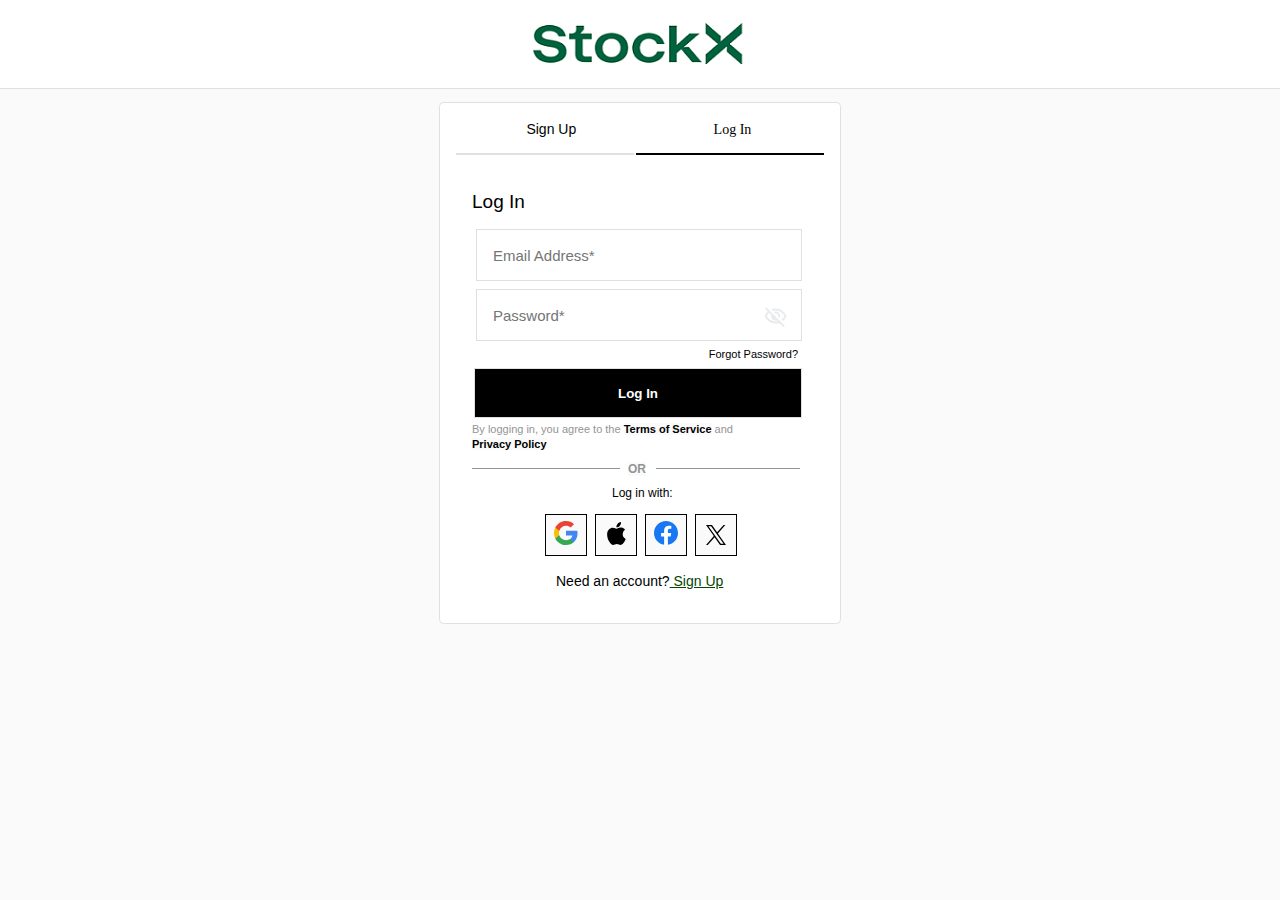
<file: index.html>
<!DOCTYPE html>
<html lang="en">

<head>
  <meta charset="UTF-8">
  <meta name="viewport" content="width=device-width, initial-scale=1.0">
  <link rel="stylesheet" href="style.css">
  <link rel="icon" href="slikce/ikona.ico">
  <script src="skripta.js" defer></script>
  <title>Log in to StockX</title>
</head>

<body>
  <div class="najvecji">
    <div class="glava">
      <img src="slikce/naslov.png" alt="logo" id="slika">
    </div>
    <div class="ozadje">
      <div class="podGlavo">
        <div class="obrazec">

          <div class="signupInLogin">
            <div class="signup">
              <button class="button" onclick="window.location.href='second.html'">Sign Up</button>
              </button>
            </div>

            <div class="login active">
              <button class="button2" onclick="window.location.href='index.html'">Log In</button>

              </button>

            </div>
          </div>
          <div class="podgumbi">
            <h1>Log In</h1>
            <div class="loginFildi">
              <form id="forma">
                <input type="email" id="email" name="email" placeholder="Email Address*">
              </form>
              <div class="geslo">
                <form id="forma">
                  <input type="password" id="password" name="password" placeholder="Password*">
                  <img id="password-toggle" class="on" alt="">
                </form>
              </div>
              <div class="pozabljenoGeslo">
                <a href="url" class="pozabigeslo">Forgot Password?</a>
              </div>
              <div class="gumbek">
                <input type="submit" id="submit" value="Log In">
              </div>
              <div class="tekst">
                <p class="napisano">By logging in, you agree to the <span>Terms of Service</span> and <br>
                  <span>Privacy Policy</span>
                </p>

              </div>
              <div class="podtekst">
                <span id="or">OR</span>
                <div id="levi"></div>
                <div id="desni"></div>
                <p id="vpodtekst">Log in with:</p>
              </div>
              <div class="ikonce">
                <div class="ikonca">
                  <span class="slikca"><svg width="30" height="30" viewBox="0 0 25 24" fill="none">
                      <path fill-rule="evenodd" clip-rule="evenodd"
                        d="M22.1 12.2272C22.1 11.5182 22.0364 10.8363 21.9182 10.1818H12.5V14.05H17.8818C17.65 15.3 16.9455 16.3591 15.8864 17.0682V19.5772H19.1182C21.0091 17.8363 22.1 15.2727 22.1 12.2272Z"
                        fill="#4285F4"></path>
                      <path fill-rule="evenodd" clip-rule="evenodd"
                        d="M12.4998 21.9999C15.1998 21.9999 17.4635 21.1045 19.118 19.5772L15.8862 17.0681C14.9907 17.6681 13.8453 18.0227 12.4998 18.0227C9.89529 18.0227 7.69075 16.2636 6.90439 13.8999H3.56348V16.4908C5.20893 19.759 8.59075 21.9999 12.4998 21.9999Z"
                        fill="#34A853"></path>
                      <path fill-rule="evenodd" clip-rule="evenodd"
                        d="M6.90455 13.9C6.70455 13.3 6.59091 12.6591 6.59091 12C6.59091 11.3409 6.70455 10.7 6.90455 10.1V7.50909H3.56364C2.88636 8.85909 2.5 10.3864 2.5 12C2.5 13.6136 2.88636 15.1409 3.56364 16.4909L6.90455 13.9Z"
                        fill="#FBBC05"></path>
                      <path fill-rule="evenodd" clip-rule="evenodd"
                        d="M12.4998 5.97727C13.968 5.97727 15.2862 6.48182 16.3226 7.47273L19.1907 4.60455C17.4589 2.99091 15.1953 2 12.4998 2C8.59075 2 5.20893 4.24091 3.56348 7.50909L6.90439 10.1C7.69075 7.73636 9.89529 5.97727 12.4998 5.97727Z"
                        fill="#EA4335"></path>
                    </svg></span>
                </div>
                <div class="ikonca">
                  <span class="slikca"><svg width="25" height="25" viewBox="0 0 24 24" fill="none">
                      <path
                        d="M15.195 4.513C15.873 3.69 16.351 2.567 16.351 1.433C16.351 1.278 16.341 1.123 16.318 1C15.206 1.044 13.872 1.734 13.083 2.668C12.449 3.379 11.871 4.513 11.871 5.647C11.871 5.825 11.905 5.991 11.916 6.047C11.982 6.058 12.094 6.08 12.216 6.08C13.206 6.08 14.45 5.413 15.195 4.513ZM15.973 6.313C14.317 6.313 12.961 7.325 12.093 7.325C11.171 7.325 9.97 6.38 8.525 6.38C5.779 6.38 3 8.648 3 12.918C3 15.586 4.023 18.398 5.301 20.211C6.391 21.744 7.347 23 8.725 23C10.081 23 10.682 22.1 12.371 22.1C14.083 22.1 14.472 22.978 15.973 22.978C17.463 22.978 18.453 21.61 19.397 20.265C20.442 18.72 20.887 17.219 20.897 17.142C20.809 17.119 17.963 15.952 17.963 12.695C17.963 9.871 20.198 8.604 20.331 8.504C18.852 6.381 16.596 6.314 15.973 6.314V6.313Z"
                        fill="black"></path>
                    </svg></span>
                </div>
                <div class="ikonca">
                  <span class="slikca"><svg width="30" height="30" viewBox="0 0 25 24" fill="none">
                      <circle cx="12.5" cy="12" r="10" fill="white"></circle>
                      <path
                        d="M22.5 12C22.5 6.477 18.023 2 12.5 2C6.977 2 2.5 6.477 2.5 12C2.5 16.991 6.157 21.128 10.938 21.878V14.891H8.398V12H10.938V9.797C10.938 7.291 12.43 5.907 14.715 5.907C15.808 5.907 16.953 6.102 16.953 6.102V8.562H15.693C14.45 8.562 14.063 9.333 14.063 10.125V12H16.836L16.393 14.89H14.063V21.878C18.843 21.128 22.5 16.991 22.5 12Z"
                        fill="#1877F2"></path>
                    </svg></span>
                </div>
                <div class="ikonca">
                  <svg class="slikca" width="20" height="20" viewBox="0 0 300 300.251" version="1.1">
                    <path
                      d="M178.57 127.15 290.27 0h-26.46l-97.03 110.38L89.34 0H0l117.13 166.93L0 300.25h26.46l102.4-116.59 81.8 116.59h89.34M36.01 19.54H76.66l187.13 262.13h-40.66" />
                  </svg>

                </div>
              </div>



            </div>
            <div class="tla">
              <p id="spodnja">Need an account?<a id="spodnjalink"> Sign Up</a></p>
            </div>
          </div>





        </div>
      </div>
    </div>
  </div>
</body>

</html>
</file>
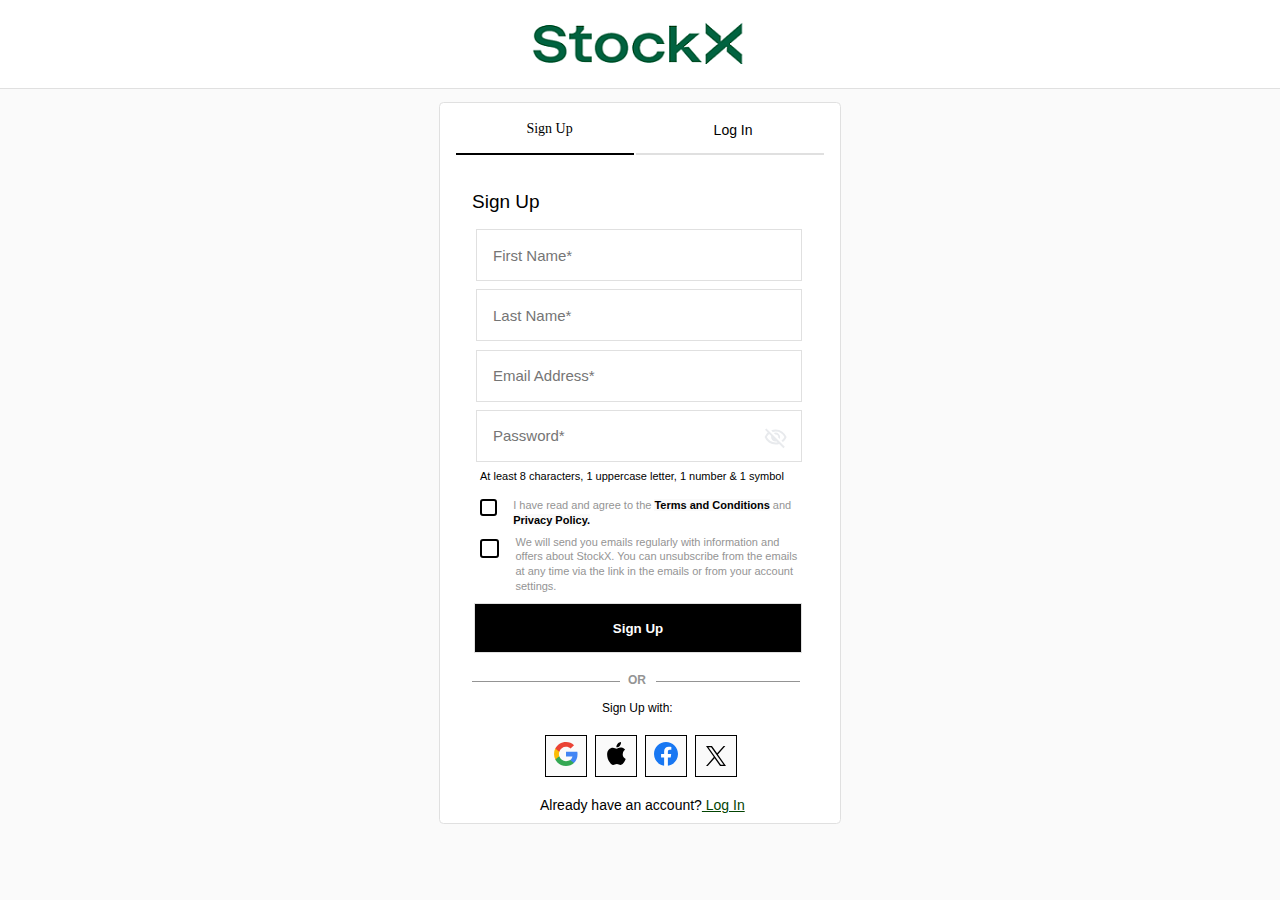
<file: second.html>
<!DOCTYPE html>
<html lang="en">

<head>
  <meta charset="UTF-8">
  <meta name="viewport" content="width=device-width, initial-scale=1.0">
  <link rel="stylesheet" href="drugi.css">
  <link rel="icon" href="slikce/ikona.ico">
  <script src="skripta.js" defer></script>
  <title>Sign up for StockX</title>
</head>

<body>
  <div class="najvecji">
    <div class="glava">
      <img src="slikce/naslov.png" alt="logo" id="slika">
    </div>
    <div class="ozadje">
      <div class="podGlavo">
        <div class="obrazec">

          <div class="signupInLogin">
            <div class="signup active">
              <button class="button2" onclick="window.location.href='second.html'">Sign Up</button>
              </button>
            </div>

            <div class="login">
              <button class="button" onclick="window.location.href='index.html'">Log In</button>

              </button>

            </div>
          </div>
          <div class="podgumbi">
            <h1>Sign Up</h1>
            <div class="loginFildi">

              <form id="forma">
                <input type="text" id="ime" name="ime" placeholder="First Name*">
              </form>


              <div class="geslo1">
                <form id="forma">
                  <input type="text" id="ime" name="priimek" placeholder="Last Name*">
                </form>
              </div>



              <form id="forma">
                <input type="email" id="email" name="email" placeholder="Email Address*">
              </form>

              <div class="geslo">
                <form id="forma">
                  <input type="password" id="password" name="password" placeholder="Password*">
                  <img id="password-toggle" class="on" alt="">
                </form>
              </div>
              <div class="pozabljenoGeslo">
                <span class="kajuse">At least 8 characters, 1 uppercase letter, 1 number & 1 symbol</span>
              </div>
              <div id="odkljukaj1">
                <input type="checkbox" id="checkbox1">
                <span class="custom-checkbox" onclick="toggleCheck()"></span>
                <p id="trmsncondits">I have read and agree to the <span>Terms and Conditions</span> and<br>
                  <span>Privacy Policy.</span></p>
              </div>
              <div id="odkljukaj2">

                <input type="checkbox" id="checkbox2">
                <span class="custom-checkbox1" onclick="toggleCheck1()"></span>
                <p id="marketing">We will send you emails regularly with information and <br>offers about StockX.
                  You can unsubscribe from the emails<br> at any time via the link in the emails or from your
                  account<br> settings.</p>




              </div>
              <div class="gumbek">
                <input type="submit" id="submit" value="Sign Up">
              </div>

              <div class="podtekst">

                <span id="or">OR</span>
                <div id="levi"></div>
                <div id="desni"></div>

                <p id="vpodtekst">Sign Up with:</p>
              </div>

              <div class="ikonce">
                <div class="ikonca">
                  <span class="slikca"><svg width="30" height="30" viewBox="0 0 25 24" fill="none">
                      <path fill-rule="evenodd" clip-rule="evenodd"
                        d="M22.1 12.2272C22.1 11.5182 22.0364 10.8363 21.9182 10.1818H12.5V14.05H17.8818C17.65 15.3 16.9455 16.3591 15.8864 17.0682V19.5772H19.1182C21.0091 17.8363 22.1 15.2727 22.1 12.2272Z"
                        fill="#4285F4"></path>
                      <path fill-rule="evenodd" clip-rule="evenodd"
                        d="M12.4998 21.9999C15.1998 21.9999 17.4635 21.1045 19.118 19.5772L15.8862 17.0681C14.9907 17.6681 13.8453 18.0227 12.4998 18.0227C9.89529 18.0227 7.69075 16.2636 6.90439 13.8999H3.56348V16.4908C5.20893 19.759 8.59075 21.9999 12.4998 21.9999Z"
                        fill="#34A853"></path>
                      <path fill-rule="evenodd" clip-rule="evenodd"
                        d="M6.90455 13.9C6.70455 13.3 6.59091 12.6591 6.59091 12C6.59091 11.3409 6.70455 10.7 6.90455 10.1V7.50909H3.56364C2.88636 8.85909 2.5 10.3864 2.5 12C2.5 13.6136 2.88636 15.1409 3.56364 16.4909L6.90455 13.9Z"
                        fill="#FBBC05"></path>
                      <path fill-rule="evenodd" clip-rule="evenodd"
                        d="M12.4998 5.97727C13.968 5.97727 15.2862 6.48182 16.3226 7.47273L19.1907 4.60455C17.4589 2.99091 15.1953 2 12.4998 2C8.59075 2 5.20893 4.24091 3.56348 7.50909L6.90439 10.1C7.69075 7.73636 9.89529 5.97727 12.4998 5.97727Z"
                        fill="#EA4335"></path>
                    </svg></span>
                </div>
                <div class="ikonca">
                  <span class="slikca"><svg width="25" height="25" viewBox="0 0 24 24" fill="none">
                      <path
                        d="M15.195 4.513C15.873 3.69 16.351 2.567 16.351 1.433C16.351 1.278 16.341 1.123 16.318 1C15.206 1.044 13.872 1.734 13.083 2.668C12.449 3.379 11.871 4.513 11.871 5.647C11.871 5.825 11.905 5.991 11.916 6.047C11.982 6.058 12.094 6.08 12.216 6.08C13.206 6.08 14.45 5.413 15.195 4.513ZM15.973 6.313C14.317 6.313 12.961 7.325 12.093 7.325C11.171 7.325 9.97 6.38 8.525 6.38C5.779 6.38 3 8.648 3 12.918C3 15.586 4.023 18.398 5.301 20.211C6.391 21.744 7.347 23 8.725 23C10.081 23 10.682 22.1 12.371 22.1C14.083 22.1 14.472 22.978 15.973 22.978C17.463 22.978 18.453 21.61 19.397 20.265C20.442 18.72 20.887 17.219 20.897 17.142C20.809 17.119 17.963 15.952 17.963 12.695C17.963 9.871 20.198 8.604 20.331 8.504C18.852 6.381 16.596 6.314 15.973 6.314V6.313Z"
                        fill="black"></path>
                    </svg></span>
                </div>
                <div class="ikonca">
                  <span class="slikca"><svg width="30" height="30" viewBox="0 0 25 24" fill="none">
                      <circle cx="12.5" cy="12" r="10" fill="white"></circle>
                      <path
                        d="M22.5 12C22.5 6.477 18.023 2 12.5 2C6.977 2 2.5 6.477 2.5 12C2.5 16.991 6.157 21.128 10.938 21.878V14.891H8.398V12H10.938V9.797C10.938 7.291 12.43 5.907 14.715 5.907C15.808 5.907 16.953 6.102 16.953 6.102V8.562H15.693C14.45 8.562 14.063 9.333 14.063 10.125V12H16.836L16.393 14.89H14.063V21.878C18.843 21.128 22.5 16.991 22.5 12Z"
                        fill="#1877F2"></path>
                    </svg></span>
                </div>
                <div class="ikonca">
                  <svg class="slikca" width="20" height="20" viewBox="0 0 300 300.251" version="1.1">
                    <path
                      d="M178.57 127.15 290.27 0h-26.46l-97.03 110.38L89.34 0H0l117.13 166.93L0 300.25h26.46l102.4-116.59 81.8 116.59h89.34M36.01 19.54H76.66l187.13 262.13h-40.66" />
                  </svg>

                </div>
              </div>



            </div>
            <div class="tla">
              <p id="spodnja">Already have an account?<a id="spodnjalink"> Log In</a></p>
            </div>
          </div>





        </div>
      </div>
    </div>
  </div>
</body>

</html>
</file>
<file: style.css>
* {

  margin: 0;
  padding: 0;
  background-color: #fafafa;

}

@font-face {
  font-family: pisava1;
  src: url(https://use.typekit.com/af/8d52a5/00000000000000003b9b3069/27/l?primer=7cdcb44be4a7db8877ffa5c0007b8dd865b3bbc383831fe2ea177f62257a9191&fvd=i7&v=3);

  font-family: pisava2;
  src: url(https://use.typekit.com/af/33a4a5/00000000000000003b9b3064/27/l?primer=7cdcb44be4a7db8877ffa5c0007b8dd865b3bbc383831fe2ea177f62257a9191&fvd=n5&v=3);

  font-family: pisava3;
  src: url(https://use.typekit.com/af/53c5dc/00000000000000003b9b3062/27/l?primer=7cdcb44be4a7db8877ffa5c0007b8dd865b3bbc383831fe2ea177f62257a9191&fvd=n4&v=3);

  font-family: pisava4;
  src: url(https://use.typekit.com/af/57cd6a/00000000000000003b9b3060/27/l?primer=7cdcb44be4a7db8877ffa5c0007b8dd865b3bbc383831fe2ea177f62257a9191&fvd=n3&v=3);

  font-family: pisava5;
  src: url(https://use.typekit.com/af/070a9f/00000000000000003b9b3068/27/l?primer=7cdcb44be4a7db8877ffa5c0007b8dd865b3bbc383831fe2ea177f62257a9191&fvd=n7&v=3);

  font-family: pisava6;
  src: url(https://use.typekit.com/af/228f63/00000000000000003b9b12e6/27/l?primer=7cdcb44be4a7db8877ffa5c0007b8dd865b3bbc383831fe2ea177f62257a9191&fvd=n4&v=3);

  font-family: pisava7;
  src: url(https://use.typekit.com/af/085107/00000000000000003b9b3066/27/l?primer=7cdcb44be4a7db8877ffa5c0007b8dd865b3bbc383831fe2ea177f62257a9191&fvd=n6&v=3);

  font-family: pisava8;
  src: url(https://use.typekit.com/af/310426/00000000000000003b9b3067/27/l?primer=7cdcb44be4a7db8877ffa5c0007b8dd865b3bbc383831fe2ea177f62257a9191&fvd=i6&v=3);

  font-family: pisava9;
  src: url(https://use.typekit.com/af/a8244f/00000000000000003b9b306b/27/l?primer=7cdcb44be4a7db8877ffa5c0007b8dd865b3bbc383831fe2ea177f62257a9191&fvd=i8&v=3);

  font-family: pisava10;
  src: url(https://use.typekit.com/af/a10112/00000000000000003b9b306c/27/l?primer=7cdcb44be4a7db8877ffa5c0007b8dd865b3bbc383831fe2ea177f62257a9191&fvd=n9&v=3);

  font-family: pisava11;
  src: url(https://use.typekit.com/af/b3caa7/00000000000000003b9b3063/27/l?primer=7cdcb44be4a7db8877ffa5c0007b8dd865b3bbc383831fe2ea177f62257a9191&fvd=i4&v=3);

  font-family: pisava12;
  src: url(https://use.typekit.com/af/e14e28/00000000000000003b9b306d/27/l?primer=7cdcb44be4a7db8877ffa5c0007b8dd865b3bbc383831fe2ea177f62257a9191&fvd=i9&v=3);

  font-family: pisava13;
  src: url(https://use.typekit.com/af/e991bd/00000000000000003b9b306a/27/l?primer=7cdcb44be4a7db8877ffa5c0007b8dd865b3bbc383831fe2ea177f62257a9191&fvd=n8&v=3);

}



body {
  /*font-family:pisava1;*/
  font-weight: bold;
  font-family: 'proxima-nova', sans-serif;

}
html,body {
  height: 100%;

}

.glava {
  height: 11%;
  width: auto;
  border-bottom: solid 1px #e0e0e0;
  display: flex;
  justify-content: center;
  align-items: center;
  padding-bottom: 0.25%;
  background-color: white;
  padding-top: 0.25%;


}

.podGlavo {
  display: flex;
  justify-content: center;
  align-items: center;


}

.obrazec {
  width: 400px;
  height: 520px;
  margin-top: 1%;
  border: solid 1px #e0e0e0;
  border-radius: 4.5px;
  background-color: white;

}

.login {
  border-bottom: 2px solid #e0e0e0;
  width: 46%;
  float: right;
  height: 50px;
  padding-left: 1%;
  margin-right: 4%;
  background-color: white;
  cursor: pointer;
  border-width: 10%;

}

.button {
  background-color: white;
  border: none;
  color: black;
  text-align: center;
  font-size: 16px;
  padding-left: 40%;
  cursor: pointer;
  padding-top: 10%;
  font-size: 14px;
}
.button2 {
  background-color: white;
  border: none;
  color: black;
  text-align: center;
  font-size: 16px;
  padding-left: 40%;
  cursor: pointer;
  padding-top: 10%;
  font-size: 14px;
  font-family: pisava13;
}



.signup {
  border-bottom: 2px solid #e0e0e0;
  border-width: 10%;
  float: left;
  width: 44%;
  height: 50px;
  cursor: pointer;
  background-color: white;
  margin-left: 4%;
  padding-right: 0.5%;
}

.active {
  color: black;
  font-weight: bold;
  border-color: black;
}

#forma {
  background-color: white;
}

#password-toggle {
  position: absolute;
  transform: translateX(-160%) translateY(65%);

  background-color: white;
  
  color: black;
  cursor: pointer;
}

#password-toggle.on {
  content:url("slikce/eye-off.svg");
}

#password-toggle.off {
  content:url("slikce/eye.svg");
}

.podgumbi {
  margin-top: 22%;
  background-color: white;
  height: 80%;
  width: 100%;

}

h1 {
  font-size: 19px;
  font-weight: 500;
  padding-left: 8%;
  background-color: white;
}

.loginFildi {
  height: 70%;
  width: 100%;
  margin-top: 4%;
  background-color: white;

}

#email {
  height: 50px;
  width: 77%;
  margin-left: 9%;
  border: 1px solid #e0e0e0;
  background-color: white;

}

#forma {
  background-color: white;
}

input[type="email"] {
  font-family: 'proxima-nova', sans-serif;
  padding-left: 4%;
  font-size: 15px;

}

.geslo {
  height: 16%;
  width: 100%;
  /* border:1px solid red;*/
  margin-top: 2%;
  background-color: white;

}

#password {
  height: 50px;
  width: 77%;
  margin-left: 9%;
  border: 1px solid #e0e0e0;
  background-color: white;
  color: #949494;

  font-family: 'proxima-nova', sans-serif;
  padding-left: 4%;
  font-size: 15px;
}

.pozabljenoGeslo {
  height: 7%;
  width: 100%;
  /*border:1px solid aqua;*/
  padding-top: 3%;
  background-color: white;

}

.gumbek {

  background-color: white;

}

input[type="submit"] {
  height: 50px;
  width: 82%;
  margin-left: 8.5%;
  border: 1px solid #e0e0e0;
  background-color: black;
  cursor: pointer;
  color: white;
  font-family: 'proxima-nova', sans-serif;
  font-weight: 600;

}

.tekst {
  height: 15%;
  width: 100%;
  background-color: white;

}

.napisano {
  font-family: 'proxima-nova', sans-serif;
  font-size: 11px;
  line-height: 1.33;
  font-weight: 500;
  color: #949494;
  background-color: white;
  padding-top: 1%;
  padding-left: 8%;
  display: inline-block;
}

.pozabigeslo {
  text-decoration: none;
  float: right;
  padding-right: 10.5%;
  font-size: 11px;
  color: black;
  font-weight: 400;
  background-color: white;
}

span {
  font-family: 'proxima-nova', sans-serif;
  font-weight: 700;
  color: black;
  font-size: 11px;
  line-height: 1.33;
}

.podtekst {
  height: 20%;
  width: 100%;
  color: #949494;
  font-size: 12px;
  line-height: 1.33;
  font-weight: 500;
  background-color: white;

}

#levi {
  border-bottom: 1px solid #949494;
  width: 37%;
  float: left;
  height: 10%;
  margin-left: 8%;
  background-color: white;


}

#desni {
  border-bottom: 1px solid #949494;
  width: 36%;
  float: right;
  height: 10%;
  margin-right: 10%;
  background-color: white;


}

#or {
  color: #949494;
  font-size: 12px;
  line-height: 1.33;
  font-weight: 600;
  text-align: center;
  margin-left: 2%;
  font-family: 'proxima-nova', sans-serif;
}


.ikonce {
  display: flex;
  justify-content: center;
  background-color: white;
  margin-top: -1.5%;

}

.ikonce .ikonca {
  display: flex;
  justify-content: center;
  align-items: center;
  height: 40px;
  width: 40px;
  border: 1px solid black;
  margin: 0 3px 0 5px;
}

.ikonce .ikonca .slikca {
  display: block;
}

#vpodtekst {
  padding-left: 43%;
  color: black;
  margin-top: 2%;
  background-color: white;

}

.tla {
  background-color: white;
  height: 30px;
  margin-top: 11%;
}

#spodnja {
  color: black;
  background-color: white;
  padding-left: 29%;
  font-family: 'proxima-nova', sans-serif;
  font-size: 14px;
  line-height: 1.33;
  font-weight: 500;
  padding-top: 2%;
  

}

#spodnjalink {
  color: rgb(3, 68, 3);
  text-decoration: underline;
  background-color: white;
  cursor: pointer;
}
</file>
<file: drugi.css>
* {

  margin: 0;
  padding: 0;
  background-color: #fafafa;

}

@font-face {
  font-family: pisava1;
  src: url(https://use.typekit.com/af/8d52a5/00000000000000003b9b3069/27/l?primer=7cdcb44be4a7db8877ffa5c0007b8dd865b3bbc383831fe2ea177f62257a9191&fvd=i7&v=3);

  font-family: pisava2;
  src: url(https://use.typekit.com/af/33a4a5/00000000000000003b9b3064/27/l?primer=7cdcb44be4a7db8877ffa5c0007b8dd865b3bbc383831fe2ea177f62257a9191&fvd=n5&v=3);

  font-family: pisava3;
  src: url(https://use.typekit.com/af/53c5dc/00000000000000003b9b3062/27/l?primer=7cdcb44be4a7db8877ffa5c0007b8dd865b3bbc383831fe2ea177f62257a9191&fvd=n4&v=3);

  font-family: pisava4;
  src: url(https://use.typekit.com/af/57cd6a/00000000000000003b9b3060/27/l?primer=7cdcb44be4a7db8877ffa5c0007b8dd865b3bbc383831fe2ea177f62257a9191&fvd=n3&v=3);

  font-family: pisava5;
  src: url(https://use.typekit.com/af/070a9f/00000000000000003b9b3068/27/l?primer=7cdcb44be4a7db8877ffa5c0007b8dd865b3bbc383831fe2ea177f62257a9191&fvd=n7&v=3);

  font-family: pisava6;
  src: url(https://use.typekit.com/af/228f63/00000000000000003b9b12e6/27/l?primer=7cdcb44be4a7db8877ffa5c0007b8dd865b3bbc383831fe2ea177f62257a9191&fvd=n4&v=3);

  font-family: pisava7;
  src: url(https://use.typekit.com/af/085107/00000000000000003b9b3066/27/l?primer=7cdcb44be4a7db8877ffa5c0007b8dd865b3bbc383831fe2ea177f62257a9191&fvd=n6&v=3);

  font-family: pisava8;
  src: url(https://use.typekit.com/af/310426/00000000000000003b9b3067/27/l?primer=7cdcb44be4a7db8877ffa5c0007b8dd865b3bbc383831fe2ea177f62257a9191&fvd=i6&v=3);

  font-family: pisava9;
  src: url(https://use.typekit.com/af/a8244f/00000000000000003b9b306b/27/l?primer=7cdcb44be4a7db8877ffa5c0007b8dd865b3bbc383831fe2ea177f62257a9191&fvd=i8&v=3);

  font-family: pisava10;
  src: url(https://use.typekit.com/af/a10112/00000000000000003b9b306c/27/l?primer=7cdcb44be4a7db8877ffa5c0007b8dd865b3bbc383831fe2ea177f62257a9191&fvd=n9&v=3);

  font-family: pisava11;
  src: url(https://use.typekit.com/af/b3caa7/00000000000000003b9b3063/27/l?primer=7cdcb44be4a7db8877ffa5c0007b8dd865b3bbc383831fe2ea177f62257a9191&fvd=i4&v=3);

  font-family: pisava12;
  src: url(https://use.typekit.com/af/e14e28/00000000000000003b9b306d/27/l?primer=7cdcb44be4a7db8877ffa5c0007b8dd865b3bbc383831fe2ea177f62257a9191&fvd=i9&v=3);

  font-family: pisava13;
  src: url(https://use.typekit.com/af/e991bd/00000000000000003b9b306a/27/l?primer=7cdcb44be4a7db8877ffa5c0007b8dd865b3bbc383831fe2ea177f62257a9191&fvd=n8&v=3);

}


body {
  /*font-family:pisava1;*/
  font-weight: bold;
  font-family: 'proxima-nova', sans-serif;

}

html,
body {
  height: 100%;

}

.glava {
  height: 11%;
  width: auto;
  border-bottom: solid 1px #e0e0e0;
  display: flex;
  justify-content: center;
  align-items: center;
  padding-bottom: 0.25%;
  background-color: white;
  padding-top: 0.25%;


}

.podGlavo {
  display: flex;
  justify-content: center;
  align-items: center;


}

.obrazec {
  width: 400px;
  height: 720px;
  margin-top: 1%;
  border: solid 1px #e0e0e0;
  border-radius: 4.5px;
  background-color: white;

}

.login {
  border-bottom: 2px solid #e0e0e0;
  width: 46%;
  float: right;
  height: 50px;
  padding-left: 1%;
  margin-right: 4%;
  background-color: white;
  cursor: pointer;
  border-width: 10%;

}

.button {
  background-color: white;
  border: none;
  color: black;
  text-align: center;
  font-size: 16px;
  padding-left: 40%;
  cursor: pointer;
  padding-top: 10%;
  font-size: 14px;

}
.button2 {
  background-color: white;
  border: none;
  color: black;
  text-align: center;
  font-size: 16px;
  padding-left: 40%;
  cursor: pointer;
  padding-top: 10%;
  font-size: 14px;
  font-family: pisava13;
}

.signup {
  border-bottom: 2px solid #e0e0e0;
  border-width: 10%;
  float: left;
  width: 44%;
  height: 50px;
  cursor: pointer;
  background-color: white;
  margin-left: 4%;
  padding-right: 0.5%;
}

.active {
  color: black;
  font-weight: bold;
  border-color: black;
}

#forma {
  background-color: white;
}

#password-toggle {
  position: absolute;
  transform: translateX(-160%) translateY(65%);

  background-color: white;
  
  color: black;
  cursor: pointer;
}

#password-toggle.on {
  content:url("slikce/eye-off.svg");
}

#password-toggle.off {
  content:url("slikce/eye.svg");
}

.podgumbi {
  margin-top: 22%;
  background-color: white;
  height: 80%;
  width: 100%;

}

h1 {
  font-size: 19px;
  font-weight: 500;
  padding-left: 8%;
  background-color: white;
}

.loginFildi {
  height: 70%;
  width: 100%;
  margin-top: 4%;
  background-color: white;

}

#email {
  height: 50px;
  width: 77%;
  margin-left: 9%;
  border: 1px solid #e0e0e0;
  background-color: white;

}

#forma {
  background-color: white;
}

input[type="email"] {
  font-family: 'proxima-nova', sans-serif;
  padding-left: 4%;
  font-size: 15px;

}

.geslo {
  height: 16%;
  width: 100%;
  /* border:1px solid red;*/
  margin-top: 2%;
  background-color: white;

}

#password {
  height: 50px;
  width: 77%;
  margin-left: 9%;
  border: 1px solid #e0e0e0;
  background-color: white;

}

input[type="password"] {
  font-family: 'proxima-nova', sans-serif;
  padding-left: 4%;
  font-size: 15px;
}

input[type="text"] {
  font-family: 'proxima-nova', sans-serif;
  padding-left: 4%;
  font-size: 15px;
}

#ime {
  height: 50px;
  width: 77%;
  margin-left: 9%;
  border: 1px solid #e0e0e0;
  background-color: white;
}


.pozabljenoGeslo {
  height: 7%;
  width: 100%;
  background-color: white;
  margin-top: -2%;


}

.kajuse {
  text-decoration: none;
  font-size: 11px;
  color: black;
  font-weight: 400;
  background-color: white;
  margin-left: 10%;


}

.gumbek {
  margin-top: 2%;
  background-color: white;

}

input[type="submit"] {
  height: 50px;
  width: 82%;
  margin-left: 8.5%;
  border: 1px solid #e0e0e0;
  background-color: black;
  cursor: pointer;
  color: white;
  font-family: 'proxima-nova', sans-serif;
  font-weight: 600;

}

.tekst {
  height: 15%;
  width: 100%;
  background-color: white;

}

.napisano {
  font-family: 'proxima-nova', sans-serif;
  font-size: 11px;
  line-height: 1.33;
  font-weight: 500;
  color: #949494;
  background-color: white;
  padding-top: 1%;
  padding-left: 8%;
  display: inline-block;
}

.pozabigeslo {
  text-decoration: none;
  float: right;
  padding-right: 10.5%;
  font-size: 11px;
  color: black;
  font-weight: 400;
  background-color: white;
}

span {
  font-family: 'proxima-nova', sans-serif;
  font-weight: 700;
  color: black;
  font-size: 11px;
  line-height: 1.33;
}

.podtekst {
  height: 20%;
  width: 100%;
  color: #949494;
  font-size: 12px;
  line-height: 1.33;
  font-weight: 500;
  background-color: white;
  margin-top: 5%;


}

#levi {
  border-bottom: 1px solid #949494;
  ;
  width: 37%;
  float: left;
  height: 10%;
  margin-left: 8%;
  background-color: white;


}

#desni {
  border-bottom: 1px solid #949494;
  ;
  width: 36%;
  float: right;
  height: 10%;
  margin-right: 10%;
  background-color: white;


}

#or {
  color: #949494;
  font-size: 12px;
  line-height: 1.33;
  font-weight: 600;
  text-align: center;
  margin-left: 2%;
  font-family: 'proxima-nova', sans-serif;
  padding-bottom: 30%;
  background-color: white;

}

.geslo1 {
  height: 15%;
  width: 100%;
  /* border:1px solid red;*/
  margin-top: 2%;
  background-color: white;
}


.ikonce {
  display: flex;
  justify-content: center;
  background-color: white;
  margin-top: -19px;




}

.ikonce .ikonca {
  display: flex;
  justify-content: center;
  align-items: center;
  height: 40px;
  width: 40px;
  border: 1px solid black;
  margin: 0 3px 0 5px;

}

.ikonce .ikonca .slikca {
  display: block;

}

#vpodtekst {
  padding-left: 40.5%;
  color: black;
  background-color: white;
  margin-top: 3%;



}

.tla {
  background-color: white;
  height: 30px;
  margin-top: 11%;
}

#spodnja {
  color: black;
  background-color: white;
  padding-left: 25%;
  font-family: 'proxima-nova', sans-serif;
  font-size: 14px;
  line-height: 1.33;
  font-weight: 500;
  padding-top: 30%;
}

#spodnjalink {
  color: rgb(3, 68, 3);
  text-decoration: underline;
  background-color: white;
  cursor: pointer;
}

#mailfild {
  margin-top: 0.5%;
}

#odkljukaj1 {
  /* border:1px solid red;*/
  height: 10%;
  font-size: 15px;
  background-color: white;

}

#odkljukaj2 {
  /*border:1px solid green;*/
  height: 15%;
  background-color: white;
}

input[type=checkbox] {
  display: none;
}

.custom-checkbox {
  width: 13px;
  height: 13px;
  background-color: white;
  border: 2px solid black;
  border-radius: 3px;
  display: inline-block;
  position: relative;
  cursor: pointer;
  margin-left: 10%;
  margin-bottom: 2%;

}

.custom-checkbox.checked {
  background-color: black;
}

.custom-checkbox.checked::after {
  content: '✓';
  position: absolute;
  top: 50%;
  left: 50%;
  transform: translate(-50%, -50%);
  color: white;
  font-size: 14px;
  font-weight: bold;
}





.custom-checkbox1 {
  width: 15px;
  height: 15px;
  background-color: white;
  border: 2px solid black;
  border-radius: 3px;
  display: inline-block;
  position: relative;
  cursor: pointer;
  margin-left: 10%;
  margin-bottom: 8%;


}

.custom-checkbox1.checked {
  background-color: black;
}

.custom-checkbox1.checked::after {
  content: '✓';
  position: absolute;
  top: 50%;
  left: 50%;
  transform: translate(-50%, -50%);
  color: white;
  font-size: 14px;
  font-weight: bold;


}

#trmsncondits {
  font-family: 'proxima-nova', sans-serif;
  font-size: 11px;
  line-height: 1.33;
  font-weight: 500;
  color: #949494;
  background-color: white;
  padding-top: 1%;
  padding-left: 3%;
  display: inline-block;
}

#marketing {
  font-family: 'proxima-nova', sans-serif;
  font-size: 11px;
  line-height: 1.33;
  font-weight: 500;
  color: #949494;
  background-color: white;
  margin-left: 3%;
  display: inline-block;

}
</file>
